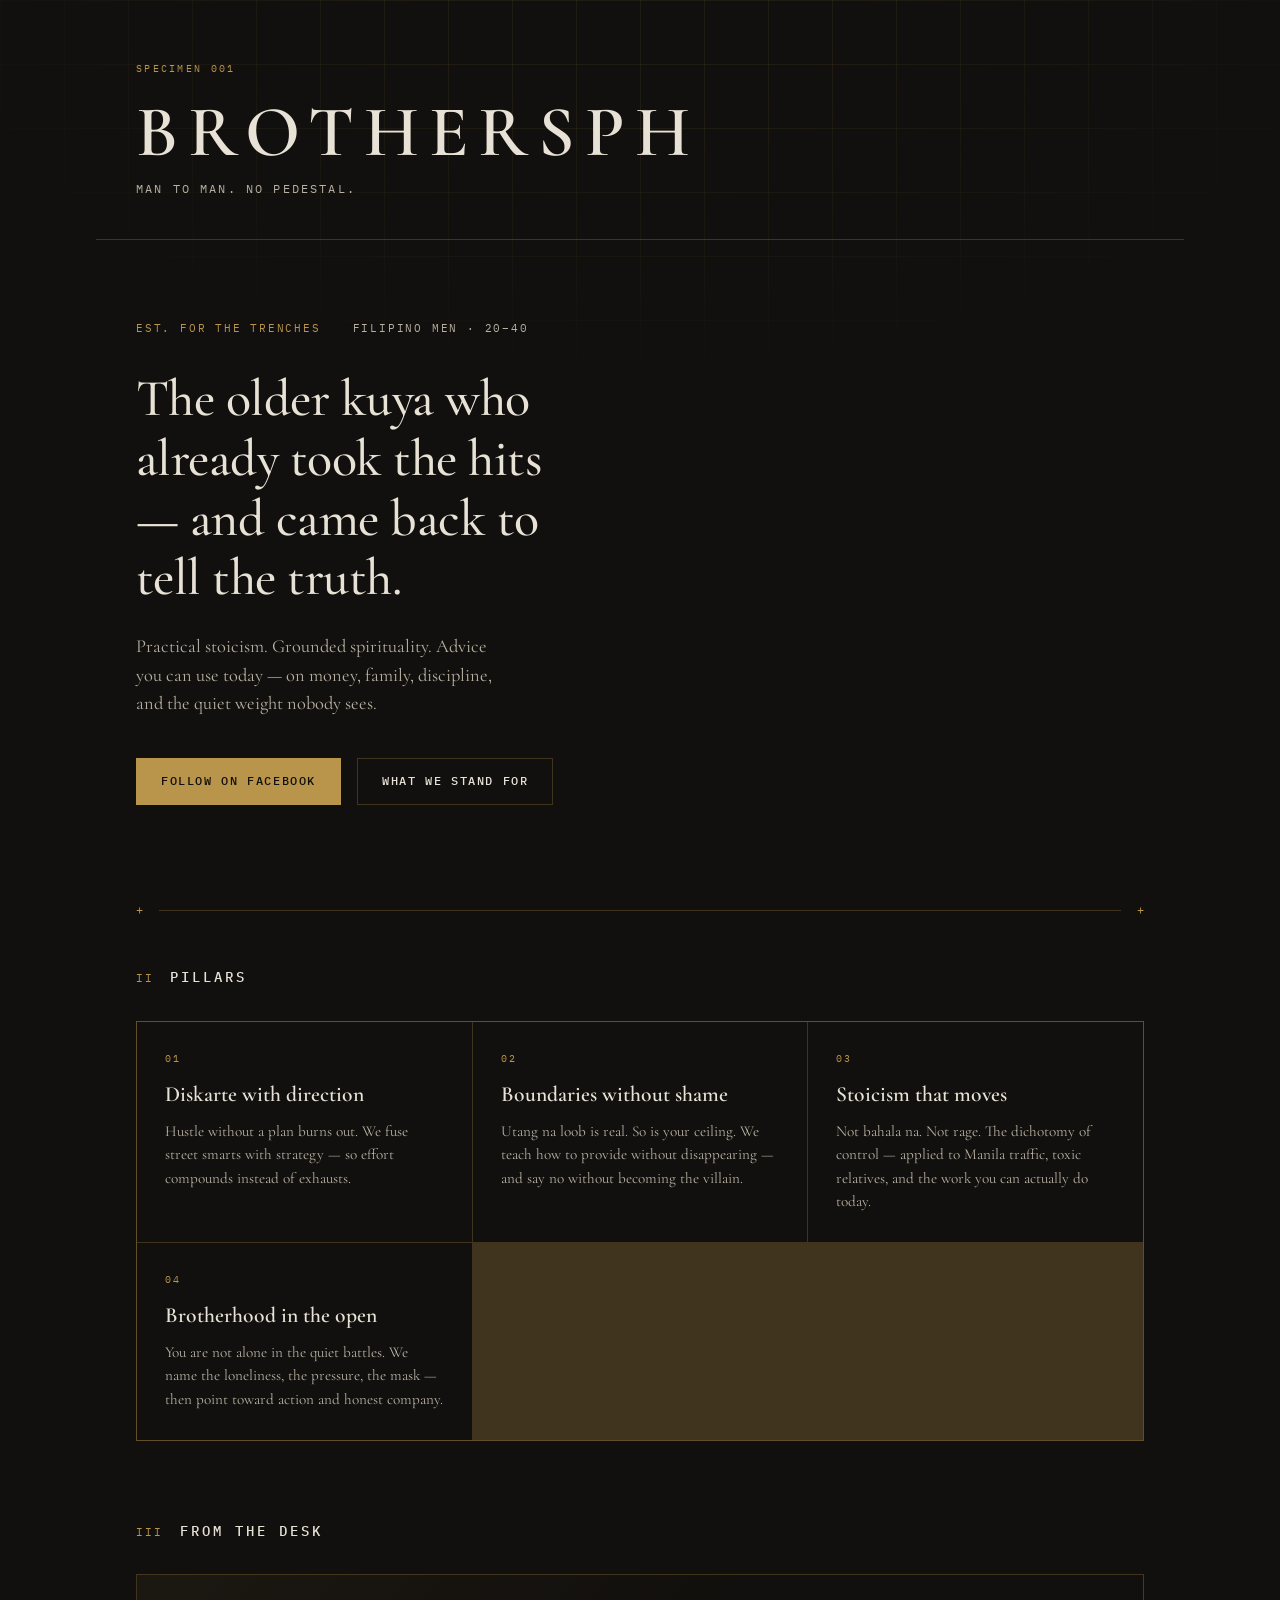
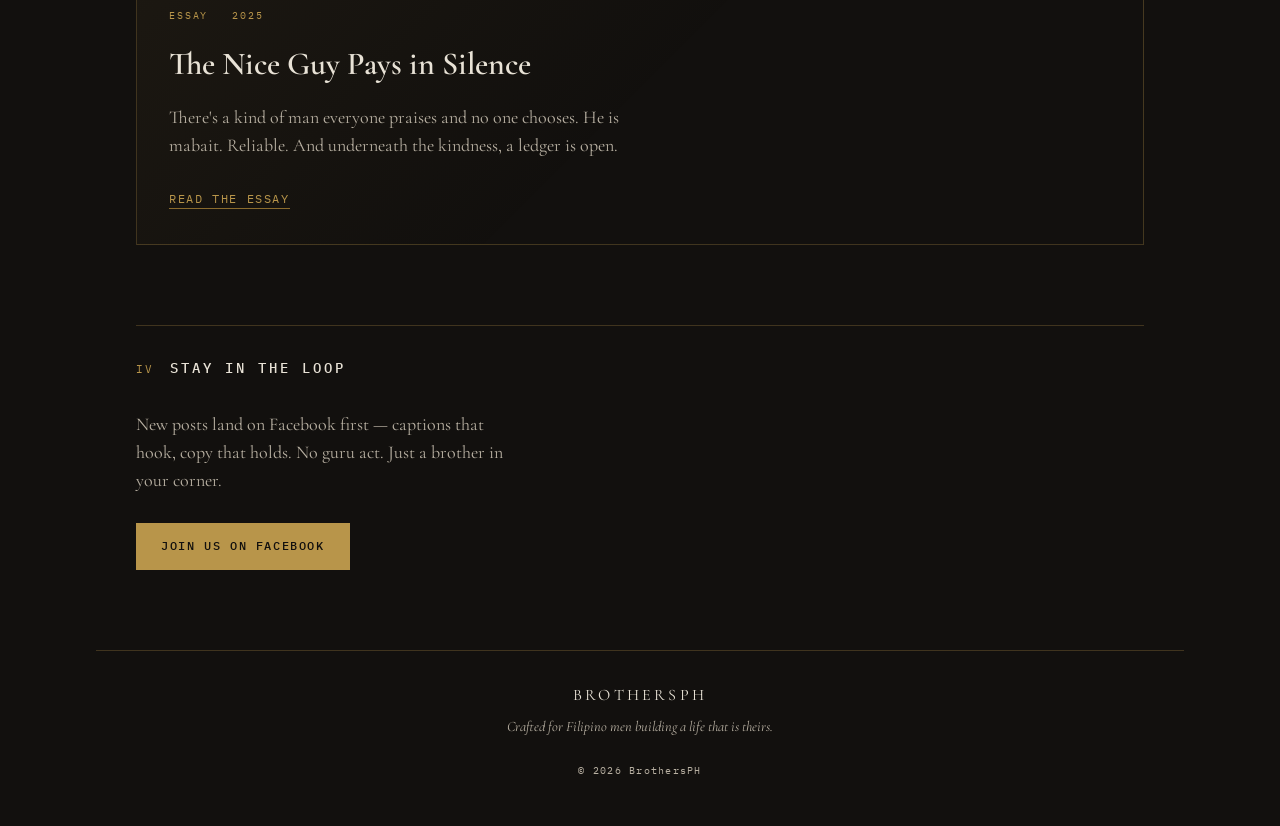
<file: index.html>
<!DOCTYPE html>
<html lang="en">
<head>
  <meta charset="UTF-8">
  <meta name="viewport" content="width=device-width, initial-scale=1.0">
  <meta name="description" content="BrothersPH — practical stoicism and grounded guidance for Filipino men navigating work, family, faith, and self-worth.">
  <title>BrothersPH</title>
  <link rel="stylesheet" href="styles.css">
  <link rel="preconnect" href="https://fonts.googleapis.com">
  <link rel="preconnect" href="https://fonts.gstatic.com" crossorigin>
  <link href="https://fonts.googleapis.com/css2?family=Cormorant+Garamond:ital,wght@0,500;0,600;1,500&family=IBM+Plex+Mono:wght@400;500&display=swap" rel="stylesheet">
  <script src="analytics.js" defer></script>
</head>
<body>
  <div class="grid-overlay" aria-hidden="true"></div>

  <header class="site-header">
    <div class="specimen-label">Specimen 001</div>
    <p class="wordmark">BrothersPH</p>
    <p class="tagline">Man to man. No pedestal.</p>
  </header>

  <main>
    <section class="hero" aria-labelledby="hero-heading">
      <div class="hero__meta">
        <span class="meta-line">Est. for the trenches</span>
        <span class="meta-line meta-line--dim">Filipino men · 20–40</span>
      </div>
      <h1 id="hero-heading" class="hero__title">The older kuya who already took the hits — and came back to tell the truth.</h1>
      <p class="hero__lede">Practical stoicism. Grounded spirituality. Advice you can use today — on money, family, discipline, and the quiet weight nobody sees.</p>
      <div class="hero__actions">
        <a class="btn btn--primary" href="https://facebook.com" rel="noopener noreferrer">Follow on Facebook</a>
        <a class="btn btn--ghost" href="#pillars">What we stand for</a>
      </div>
    </section>

    <section class="divider" aria-hidden="true">
      <span class="divider__mark">+</span>
      <span class="divider__rule"></span>
      <span class="divider__mark">+</span>
    </section>

    <section class="pillars" id="pillars" aria-labelledby="pillars-heading">
      <header class="section-header">
        <span class="section-index">II</span>
        <h2 id="pillars-heading" class="section-title">Pillars</h2>
      </header>
      <ul class="pillar-grid">
        <li class="pillar-card">
          <span class="pillar-card__num">01</span>
          <h3 class="pillar-card__title">Diskarte with direction</h3>
          <p class="pillar-card__body">Hustle without a plan burns out. We fuse street smarts with strategy — so effort compounds instead of exhausts.</p>
        </li>
        <li class="pillar-card">
          <span class="pillar-card__num">02</span>
          <h3 class="pillar-card__title">Boundaries without shame</h3>
          <p class="pillar-card__body">Utang na loob is real. So is your ceiling. We teach how to provide without disappearing — and say no without becoming the villain.</p>
        </li>
        <li class="pillar-card">
          <span class="pillar-card__num">03</span>
          <h3 class="pillar-card__title">Stoicism that moves</h3>
          <p class="pillar-card__body">Not bahala na. Not rage. The dichotomy of control — applied to Manila traffic, toxic relatives, and the work you can actually do today.</p>
        </li>
        <li class="pillar-card">
          <span class="pillar-card__num">04</span>
          <h3 class="pillar-card__title">Brotherhood in the open</h3>
          <p class="pillar-card__body">You are not alone in the quiet battles. We name the loneliness, the pressure, the mask — then point toward action and honest company.</p>
        </li>
      </ul>
    </section>

    <section class="featured" aria-labelledby="featured-heading">
      <header class="section-header">
        <span class="section-index">III</span>
        <h2 id="featured-heading" class="section-title">From the desk</h2>
      </header>
      <article class="essay-card">
        <div class="essay-card__meta">
          <span class="essay-card__label">Essay</span>
          <span class="essay-card__date">2025</span>
        </div>
        <h3 class="essay-card__title">The Nice Guy Pays in Silence</h3>
        <p class="essay-card__excerpt">There's a kind of man everyone praises and no one chooses. He is mabait. Reliable. And underneath the kindness, a ledger is open.</p>
        <a class="essay-card__link" href="posts/covert-contracts-nice-guy-syndrome.html">Read the essay</a>
      </article>
    </section>

    <section class="cta" aria-labelledby="cta-heading">
      <header class="section-header">
        <span class="section-index">IV</span>
        <h2 id="cta-heading" class="section-title">Stay in the loop</h2>
      </header>
      <p class="cta__text">New posts land on Facebook first — captions that hook, copy that holds. No guru act. Just a brother in your corner.</p>
      <a class="btn btn--primary" href="https://facebook.com" rel="noopener noreferrer">Join us on Facebook</a>
    </section>
  </main>

  <footer class="site-footer">
    <p class="footer-wordmark">BrothersPH</p>
    <p class="footer-note">Crafted for Filipino men building a life that is theirs.</p>
    <p class="footer-copy">&copy; <span id="year"></span> BrothersPH</p>
  </footer>

  <script>
    document.getElementById('year').textContent = new Date().getFullYear();
  </script>
</body>
</html>
</file>
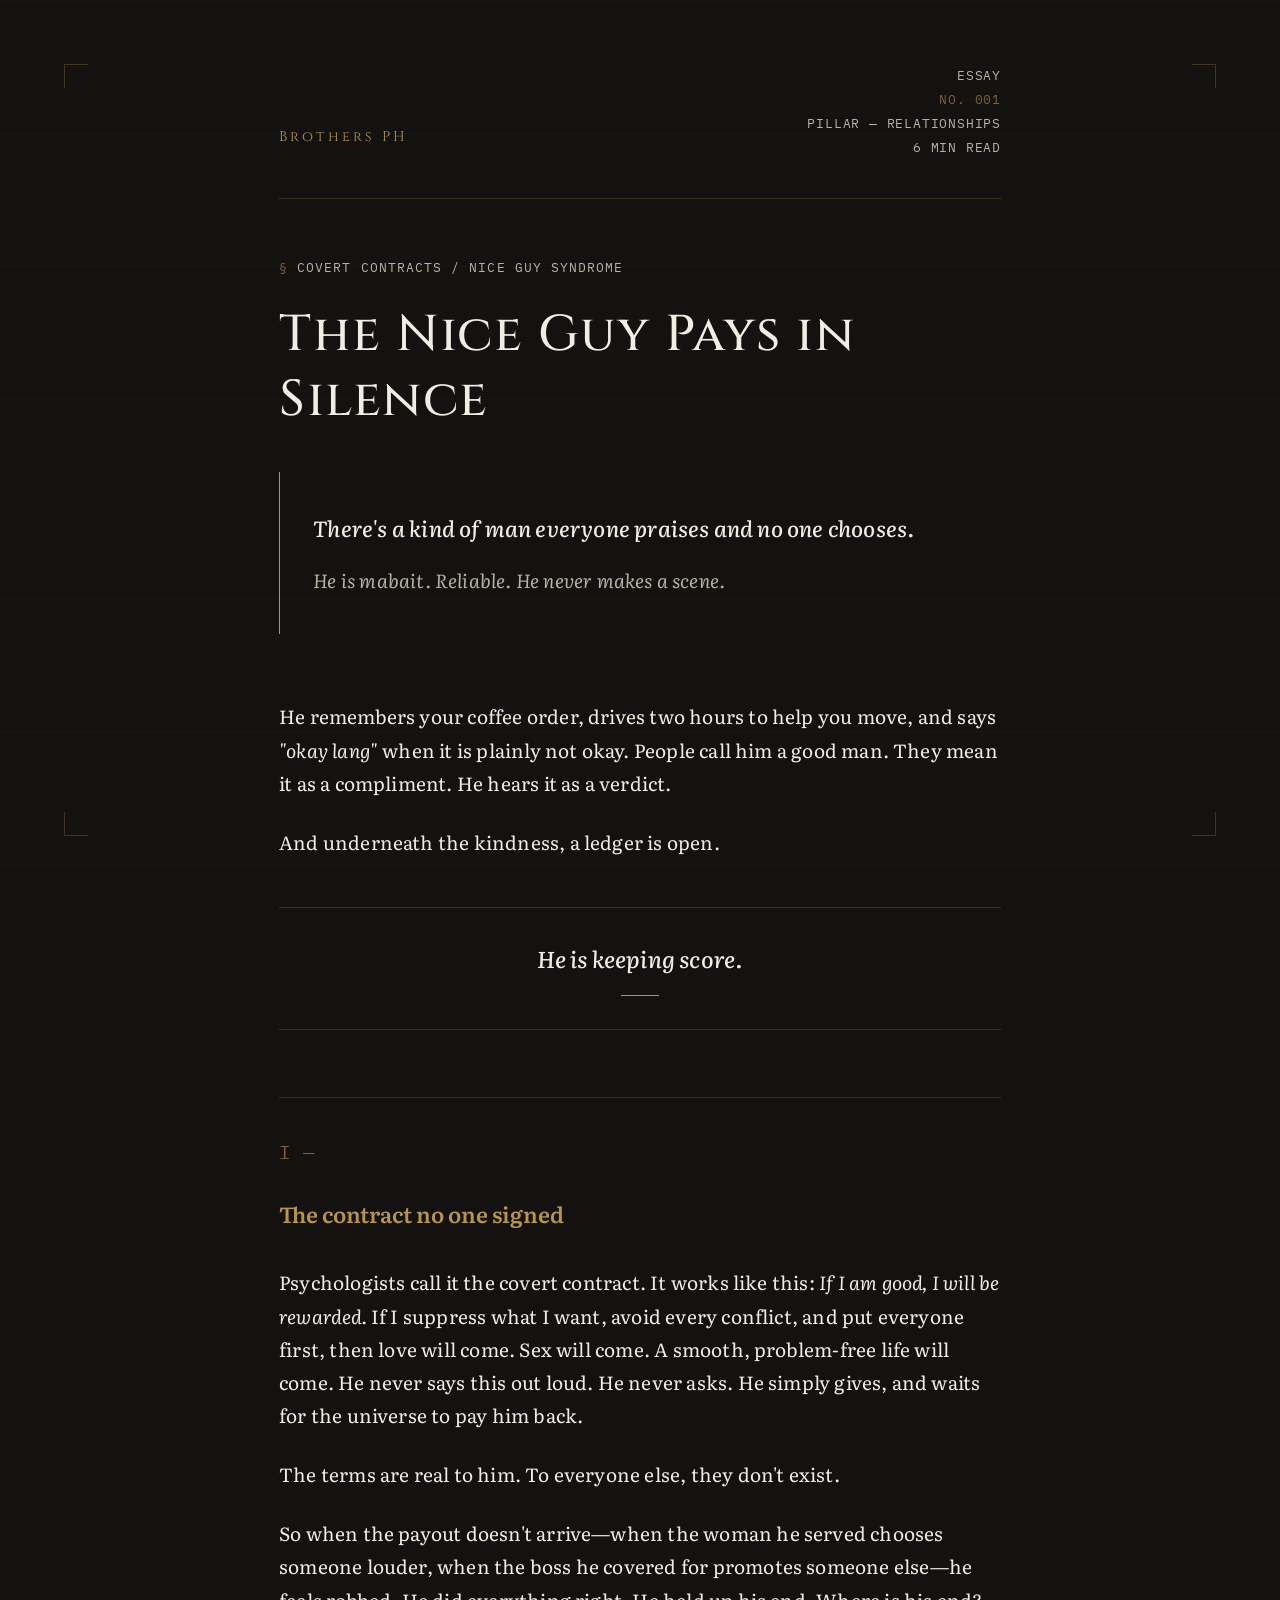
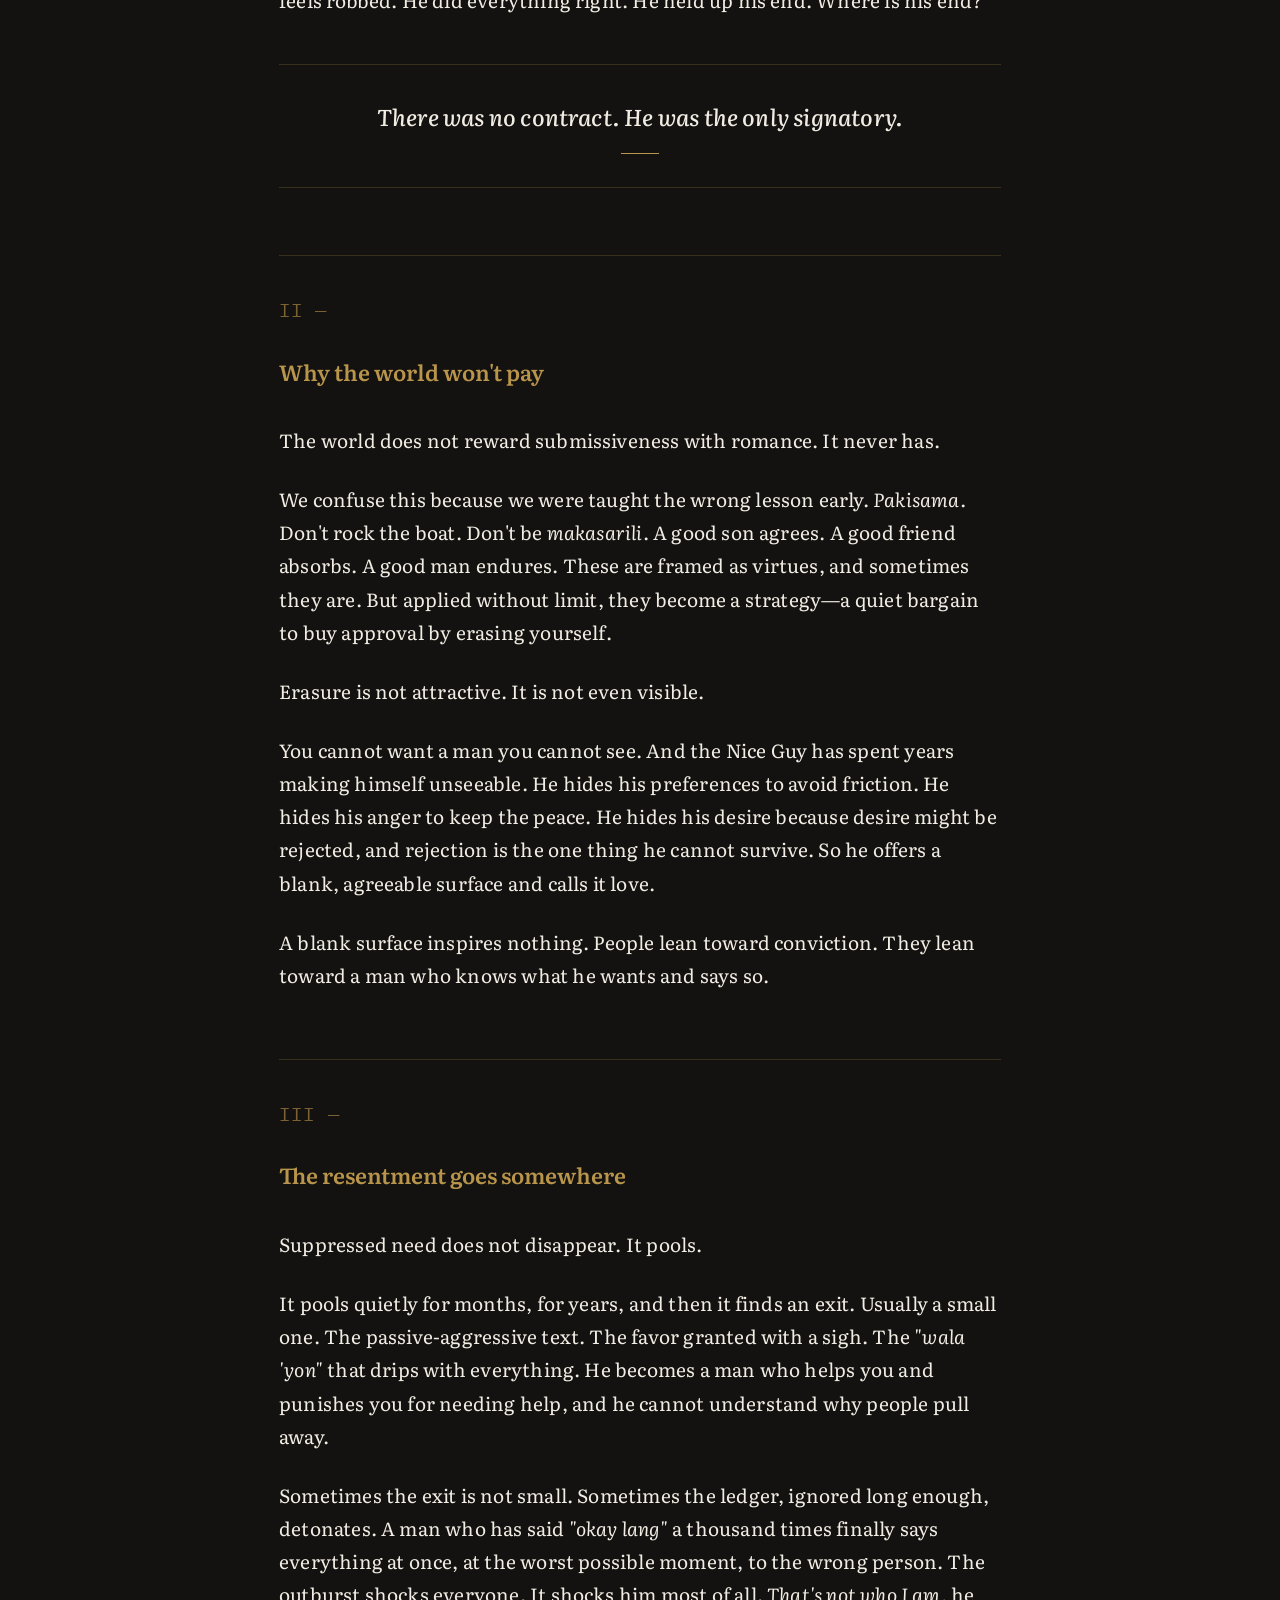
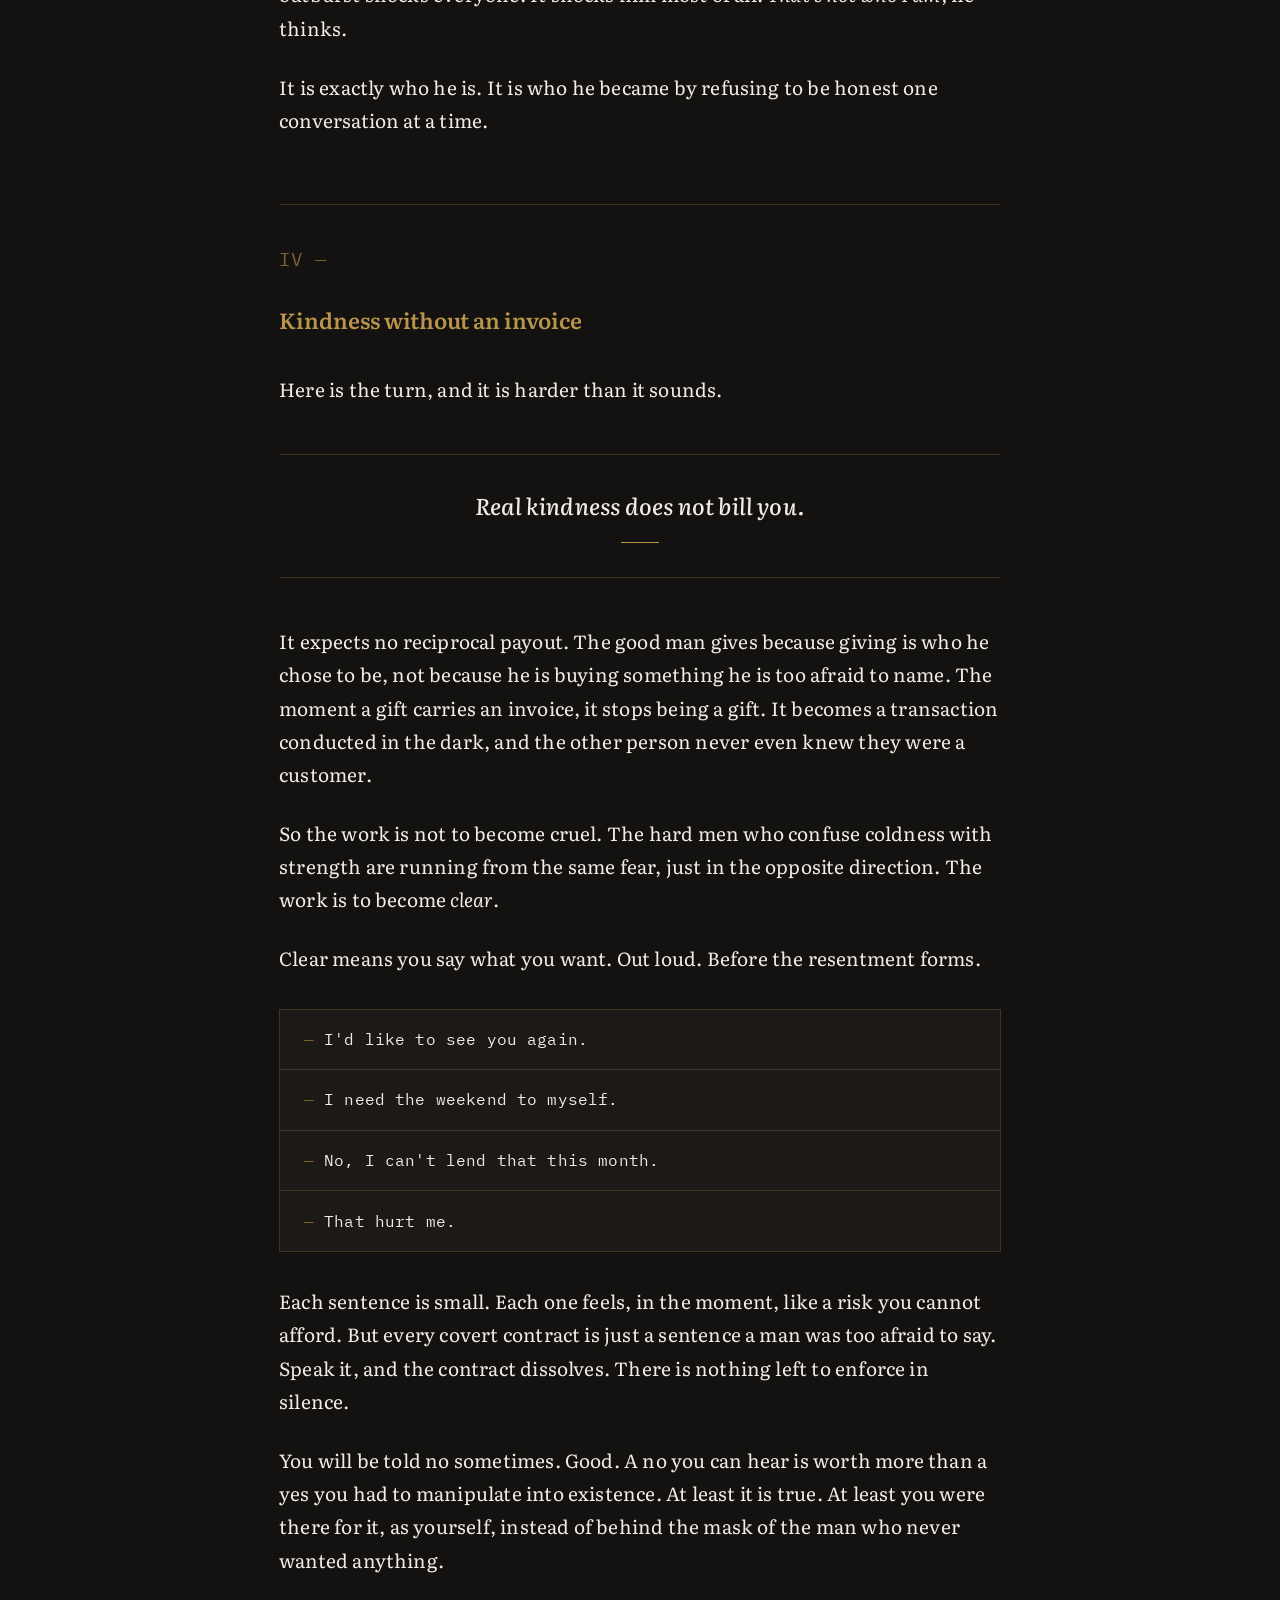
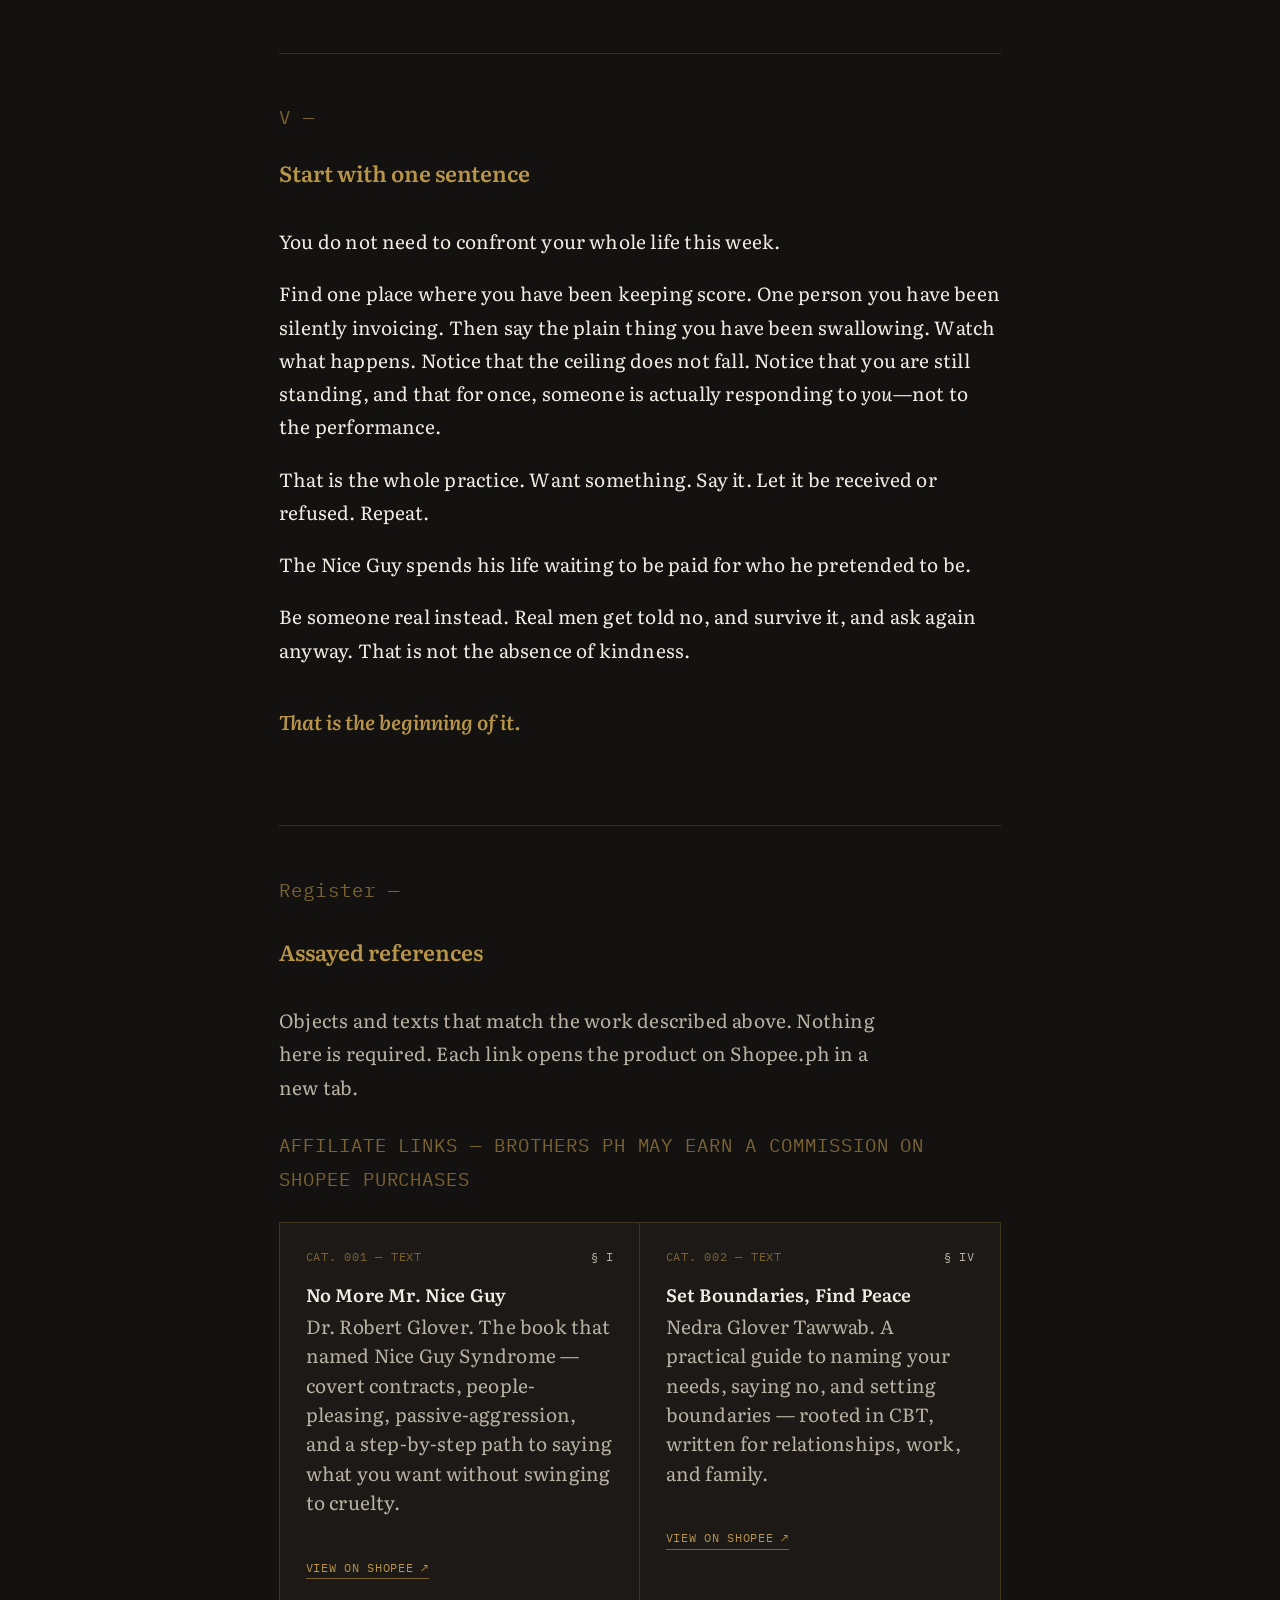
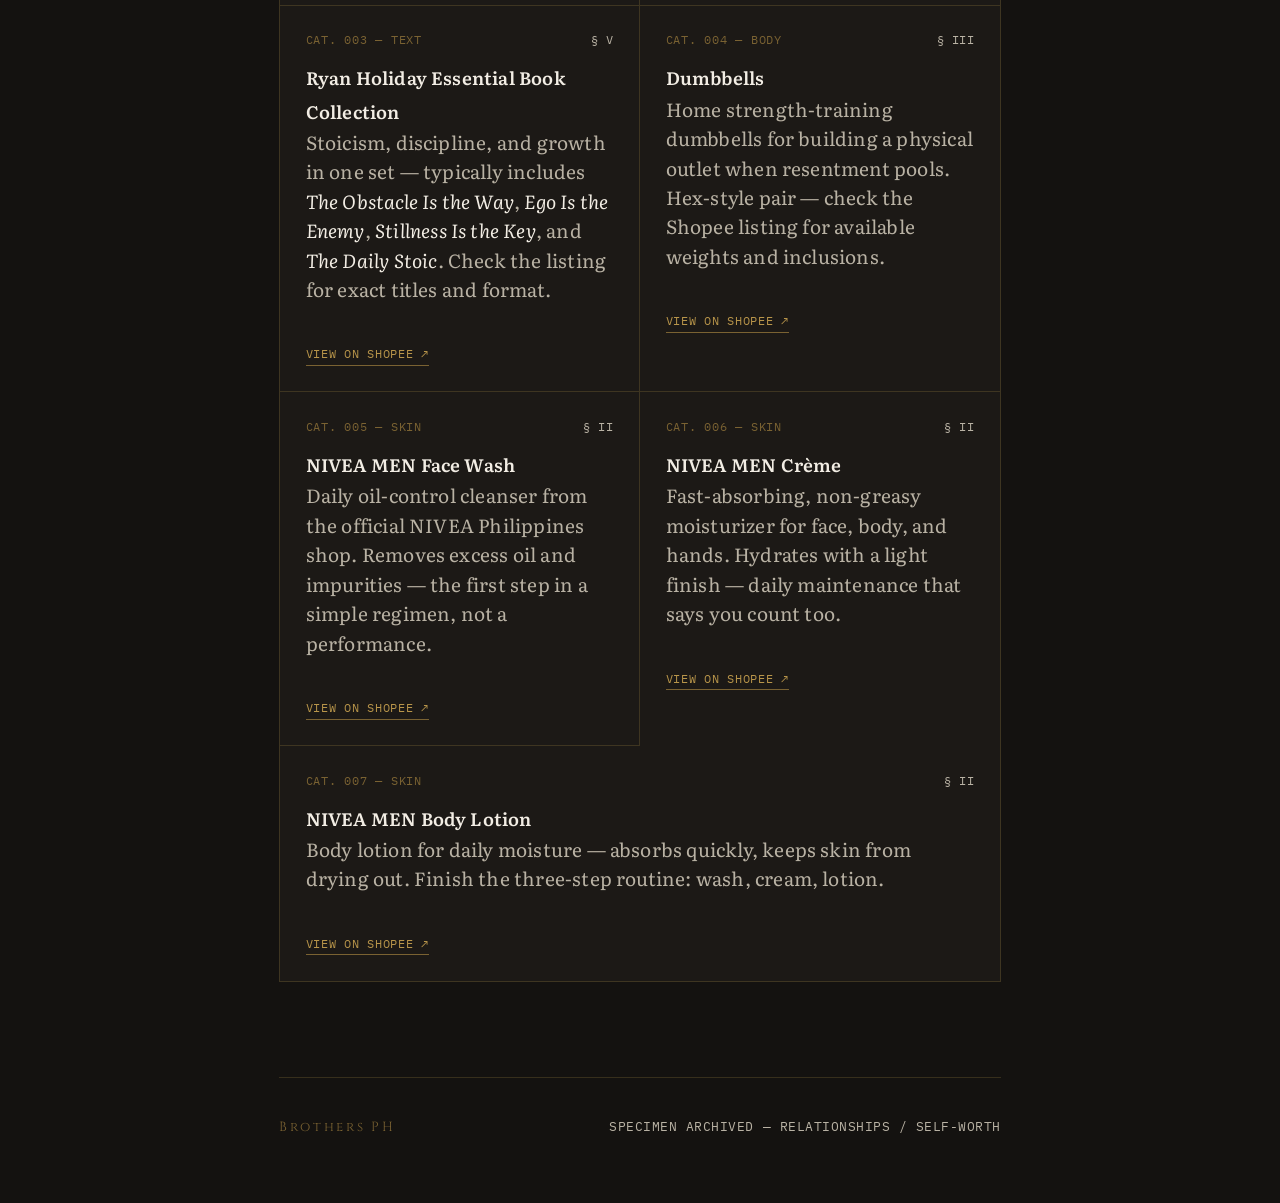
<file: posts/covert-contracts-nice-guy-syndrome.html>
<!DOCTYPE html>
<html lang="en">
<head>
  <meta charset="UTF-8">
  <meta name="viewport" content="width=device-width, initial-scale=1.0">
  <meta name="description" content="On covert contracts, the Nice Guy syndrome, and why real kindness does not send an invoice.">
  <title>The Nice Guy Pays in Silence — Brothers PH</title>
  <link rel="preconnect" href="https://fonts.googleapis.com">
  <link rel="preconnect" href="https://fonts.gstatic.com" crossorigin>
  <link href="https://fonts.googleapis.com/css2?family=Cinzel:wght@400;500&family=Literata:ital,opsz,wght@0,7..72,400;0,7..72,600;1,7..72,400;1,7..72,500&family=IBM+Plex+Mono:wght@400;500&display=swap" rel="stylesheet">
  <script src="../analytics.js" defer></script>
  <style>
    :root {
      --ground: #141210;
      --ground-elevated: #1c1916;
      --bone: #f2ede4;
      --bone-muted: #b9b2a4;
      --brass: #b8954a;
      --brass-dim: #7a6232;
      --rule: rgba(184, 149, 74, 0.22);
      --grid: rgba(184, 149, 74, 0.06);
      --margin: clamp(1.5rem, 5vw, 4rem);
      --measure: 38rem;
    }

    *, *::before, *::after { box-sizing: border-box; }

    html {
      font-size: 19px;
      scroll-behavior: smooth;
    }

    body {
      margin: 0;
      background: var(--ground);
      color: var(--bone);
      font-family: "Literata", Georgia, "Times New Roman", serif;
      font-weight: 400;
      font-size: 1rem;
      line-height: 1.75;
      letter-spacing: 0.01em;
      font-optical-sizing: auto;
      -webkit-font-smoothing: antialiased;
      -moz-osx-font-smoothing: grayscale;
    }

    /* Baseline grid — faint pulse of measurement */
    body::before {
      content: "";
      position: fixed;
      inset: 0;
      background-image:
        linear-gradient(var(--grid) 1px, transparent 1px);
      background-size: 100% 1.75rem;
      opacity: 0.55;
      pointer-events: none;
      z-index: 0;
    }

    .plate {
      position: relative;
      z-index: 1;
      max-width: calc(var(--measure) + var(--margin) * 2);
      margin: 0 auto;
      padding: var(--margin);
    }

    /* Registration marks */
    .reg {
      position: fixed;
      width: 1.25rem;
      height: 1.25rem;
      pointer-events: none;
      z-index: 2;
      opacity: 0.45;
    }
    .reg::before, .reg::after {
      content: "";
      position: absolute;
      background: var(--brass-dim);
    }
    .reg--tl { top: var(--margin); left: var(--margin); }
    .reg--tl::before { top: 0; left: 0; width: 100%; height: 1px; }
    .reg--tl::after  { top: 0; left: 0; width: 1px; height: 100%; }
    .reg--tr { top: var(--margin); right: var(--margin); }
    .reg--tr::before { top: 0; right: 0; width: 100%; height: 1px; }
    .reg--tr::after  { top: 0; right: 0; width: 1px; height: 100%; }
    .reg--bl { bottom: var(--margin); left: var(--margin); }
    .reg--bl::before { bottom: 0; left: 0; width: 100%; height: 1px; }
    .reg--bl::after  { bottom: 0; left: 0; width: 1px; height: 100%; }
    .reg--br { bottom: var(--margin); right: var(--margin); }
    .reg--br::before { bottom: 0; right: 0; width: 100%; height: 1px; }
    .reg--br::after  { bottom: 0; right: 0; width: 1px; height: 100%; }

    /* Catalogue header */
    .catalogue {
      display: grid;
      grid-template-columns: 1fr auto;
      gap: 1rem 2rem;
      align-items: end;
      padding-bottom: 2rem;
      border-bottom: 1px solid var(--rule);
      margin-bottom: 3rem;
    }

    .catalogue__brand {
      font-family: "Cinzel", serif;
      font-size: 0.75rem;
      letter-spacing: 0.22em;
      color: var(--brass);
      margin: 0 0 0.5rem;
    }

    .catalogue__meta {
      font-family: "IBM Plex Mono", monospace;
      font-size: 0.7rem;
      font-weight: 400;
      letter-spacing: 0.06em;
      text-transform: uppercase;
      color: var(--bone-muted);
      text-align: right;
      line-height: 1.8;
    }

    .catalogue__meta span {
      display: block;
    }

    .catalogue__meta .accent {
      color: var(--brass-dim);
    }

    /* Title specimen */
    .specimen {
      margin-bottom: 3.5rem;
    }

    .specimen__label {
      font-family: "IBM Plex Mono", monospace;
      font-size: 0.7rem;
      font-weight: 400;
      letter-spacing: 0.08em;
      text-transform: uppercase;
      color: var(--bone-muted);
      margin: 0 0 1.25rem;
    }

    .specimen__label::before {
      content: "§ ";
      color: var(--brass-dim);
    }

    h1 {
      font-family: "Cinzel", serif;
      font-size: clamp(1.85rem, 5vw, 2.65rem);
      font-weight: 500;
      letter-spacing: 0.03em;
      line-height: 1.3;
      margin: 0 0 2rem;
      color: var(--bone);
    }

    /* Opening pull — velvet field */
    .lede {
      position: relative;
      padding: 2rem 0 2rem 1.75rem;
      margin: 0 0 3rem;
      border-left: 1px solid var(--brass);
    }

    .lede p {
      font-size: 1.15rem;
      font-style: italic;
      font-weight: 500;
      line-height: 1.65;
      margin: 0;
      color: var(--bone);
    }

    .lede p + p {
      margin-top: 1rem;
      font-size: 1rem;
      font-weight: 400;
      color: var(--bone-muted);
    }

    /* Body prose */
    .essay p {
      margin: 0 0 1.35rem;
      font-size: 1rem;
    }

    .essay p:last-child {
      margin-bottom: 0;
    }

    .essay em {
      font-style: italic;
      color: var(--bone);
    }

    /* Section architecture */
    .section {
      margin-top: 3.5rem;
      padding-top: 2rem;
      border-top: 1px solid var(--rule);
    }

    .section__index {
      font-family: "IBM Plex Mono", monospace;
      font-size: 0.7rem;
      font-weight: 400;
      letter-spacing: 0.06em;
      color: var(--brass-dim);
      margin: 0 0 0.75rem;
    }

    h2 {
      font-family: "Literata", Georgia, serif;
      font-size: 1.15rem;
      font-weight: 600;
      letter-spacing: 0;
      text-transform: none;
      color: var(--brass);
      margin: 0 0 1.75rem;
    }

    /* Measured pull quote */
    .measure {
      margin: 2.5rem 0;
      padding: 1.75rem 0;
      border-top: 1px solid var(--rule);
      border-bottom: 1px solid var(--rule);
      text-align: center;
    }

    .measure blockquote {
      margin: 0;
      font-family: "Literata", Georgia, serif;
      font-size: 1.2rem;
      font-style: italic;
      font-weight: 500;
      line-height: 1.55;
      color: var(--bone);
    }

    .measure__rule {
      display: block;
      width: 2rem;
      height: 1px;
      background: var(--brass);
      margin: 1rem auto 0;
    }

    /* Dialogue specimens — ledger entries */
    .ledger {
      list-style: none;
      margin: 1.75rem 0;
      padding: 0;
      border: 1px solid var(--rule);
      background: var(--ground-elevated);
    }

    .ledger li {
      font-family: "IBM Plex Mono", monospace;
      font-size: 0.82rem;
      font-weight: 400;
      letter-spacing: 0.01em;
      padding: 0.85rem 1.25rem;
      border-bottom: 1px solid var(--rule);
      color: var(--bone);
    }

    .ledger li:last-child {
      border-bottom: none;
    }

    .ledger li::before {
      content: "— ";
      color: var(--brass-dim);
    }

    /* Closing specimen */
    .closing {
      margin-top: 4rem;
      padding-top: 2.5rem;
      border-top: 1px solid var(--rule);
    }

    .closing p {
      font-size: 1rem;
      margin-bottom: 1rem;
    }

    .closing .final {
      font-family: "Literata", Georgia, serif;
      font-size: 1.05rem;
      font-weight: 600;
      font-style: italic;
      letter-spacing: 0;
      color: var(--brass);
      margin-top: 2rem;
      margin-bottom: 0;
    }

    /* Footer lockup */
    .footer {
      margin-top: 5rem;
      padding-top: 2rem;
      border-top: 1px solid var(--rule);
      display: flex;
      justify-content: space-between;
      align-items: center;
      flex-wrap: wrap;
      gap: 1rem;
    }

    .footer__mark {
      font-family: "Cinzel", serif;
      font-size: 0.7rem;
      letter-spacing: 0.2em;
      color: var(--brass-dim);
    }

    .footer__coords {
      font-family: "IBM Plex Mono", monospace;
      font-size: 0.68rem;
      font-weight: 400;
      letter-spacing: 0.04em;
      color: var(--bone-muted);
      text-transform: uppercase;
    }

    /* Assay register — catalogue specimens */
    .register {
      margin-top: 4.5rem;
      padding-top: 2.5rem;
      border-top: 1px solid var(--rule);
    }

    .register__intro {
      font-size: 0.92rem;
      color: var(--bone-muted);
      margin: 0 0 2rem;
      max-width: 32rem;
    }

    .register__disclosure {
      font-family: "IBM Plex Mono", monospace;
      font-size: 0.65rem;
      font-weight: 400;
      letter-spacing: 0.05em;
      text-transform: uppercase;
      color: var(--brass-dim);
      margin: 0 0 1.75rem;
    }

    .register__grid {
      list-style: none;
      margin: 0;
      padding: 0;
      display: grid;
      grid-template-columns: repeat(2, 1fr);
      gap: 0;
      border: 1px solid var(--rule);
      background: var(--ground-elevated);
    }

    .register__item {
      padding: 1.25rem 1.35rem;
      border-bottom: 1px solid var(--rule);
      border-right: 1px solid var(--rule);
    }

    .register__item:nth-child(2n) {
      border-right: none;
    }

    .register__item:nth-last-child(-n+2) {
      border-bottom: none;
    }

    .register__item--span {
      grid-column: 1 / -1;
      border-right: none;
      border-bottom: 1px solid var(--rule);
    }

    .register__item--span:last-child {
      border-bottom: none;
    }

    .register__head {
      display: flex;
      justify-content: space-between;
      align-items: baseline;
      gap: 0.75rem;
      margin-bottom: 0.55rem;
    }

    .register__cat {
      font-family: "IBM Plex Mono", monospace;
      font-size: 0.65rem;
      font-weight: 400;
      letter-spacing: 0.06em;
      text-transform: uppercase;
      color: var(--brass-dim);
    }

    .register__ref {
      font-family: "IBM Plex Mono", monospace;
      font-size: 0.62rem;
      font-weight: 400;
      letter-spacing: 0.04em;
      color: var(--bone-muted);
      white-space: nowrap;
    }

    .register__link {
      font-family: "Literata", Georgia, serif;
      font-size: 0.95rem;
      font-weight: 600;
      color: var(--bone);
      text-decoration: none;
      border-bottom: 1px solid transparent;
      transition: border-color 0.15s ease, color 0.15s ease;
    }

    .register__link:hover,
    .register__link:focus-visible {
      color: var(--brass);
      border-bottom-color: var(--brass);
      outline: none;
    }

    .register__note {
      font-size: 0.82rem;
      color: var(--bone-muted);
      margin: 0.65rem 0 0;
      line-height: 1.55;
    }

    .register__shopee {
      display: inline-block;
      font-family: "IBM Plex Mono", monospace;
      font-size: 0.62rem;
      font-weight: 400;
      letter-spacing: 0.06em;
      text-transform: uppercase;
      color: var(--brass);
      margin-top: 0.75rem;
      text-decoration: none;
      border-bottom: 1px solid var(--brass-dim);
      transition: border-color 0.15s ease, color 0.15s ease;
    }

    .register__shopee:hover,
    .register__shopee:focus-visible {
      color: var(--bone);
      border-bottom-color: var(--brass);
      outline: none;
    }

    @media (max-width: 540px) {
      html { font-size: 18px; }
      .catalogue { grid-template-columns: 1fr; }
      .catalogue__meta { text-align: left; }
      .reg { display: none; }
      .register__grid { grid-template-columns: 1fr; }
      .register__item { border-right: none; }
      .register__item:nth-last-child(-n+2) { border-bottom: 1px solid var(--rule); }
      .register__item:last-child { border-bottom: none; }
    }

    @media (prefers-reduced-motion: reduce) {
      html { scroll-behavior: auto; }
    }
  </style>
</head>
<body>

  <div class="reg reg--tl" aria-hidden="true"></div>
  <div class="reg reg--tr" aria-hidden="true"></div>
  <div class="reg reg--bl" aria-hidden="true"></div>
  <div class="reg reg--br" aria-hidden="true"></div>

  <article class="plate">
    <header class="catalogue">
      <div>
        <p class="catalogue__brand"><a href="../index.html" style="color:inherit;text-decoration:none;">Brothers PH</a></p>
      </div>
      <div class="catalogue__meta">
        <span>Essay <span class="accent">No. 001</span></span>
        <span>Pillar — Relationships</span>
        <span>6 min read</span>
      </div>
    </header>

    <div class="specimen">
      <p class="specimen__label">Covert Contracts / Nice Guy Syndrome</p>
      <h1>The Nice Guy Pays in Silence</h1>

      <div class="lede">
        <p>There's a kind of man everyone praises and no one chooses.</p>
        <p>He is <em>mabait</em>. Reliable. He never makes a scene.</p>
      </div>
    </div>

    <div class="essay">
      <p>He remembers your coffee order, drives two hours to help you move, and says <em>"okay lang"</em> when it is plainly not okay. People call him a good man. They mean it as a compliment. He hears it as a verdict.</p>

      <p>And underneath the kindness, a ledger is open.</p>

      <div class="measure" role="presentation">
        <blockquote>He is keeping score.</blockquote>
        <span class="measure__rule" aria-hidden="true"></span>
      </div>

      <section class="section" id="contract">
        <p class="section__index">I —</p>
        <h2>The contract no one signed</h2>

        <p>Psychologists call it the covert contract. It works like this: <em>If I am good, I will be rewarded.</em> If I suppress what I want, avoid every conflict, and put everyone first, then love will come. Sex will come. A smooth, problem-free life will come. He never says this out loud. He never asks. He simply gives, and waits for the universe to pay him back.</p>

        <p>The terms are real to him. To everyone else, they don't exist.</p>

        <p>So when the payout doesn't arrive—when the woman he served chooses someone louder, when the boss he covered for promotes someone else—he feels robbed. He did everything right. He held up his end. Where is his end?</p>

        <div class="measure">
          <blockquote>There was no contract. He was the only signatory.</blockquote>
          <span class="measure__rule" aria-hidden="true"></span>
        </div>
      </section>

      <section class="section" id="world">
        <p class="section__index">II —</p>
        <h2>Why the world won't pay</h2>

        <p>The world does not reward submissiveness with romance. It never has.</p>

        <p>We confuse this because we were taught the wrong lesson early. <em>Pakisama.</em> Don't rock the boat. Don't be <em>makasarili</em>. A good son agrees. A good friend absorbs. A good man endures. These are framed as virtues, and sometimes they are. But applied without limit, they become a strategy—a quiet bargain to buy approval by erasing yourself.</p>

        <p>Erasure is not attractive. It is not even visible.</p>

        <p>You cannot want a man you cannot see. And the Nice Guy has spent years making himself unseeable. He hides his preferences to avoid friction. He hides his anger to keep the peace. He hides his desire because desire might be rejected, and rejection is the one thing he cannot survive. So he offers a blank, agreeable surface and calls it love.</p>

        <p>A blank surface inspires nothing. People lean toward conviction. They lean toward a man who knows what he wants and says so.</p>
      </section>

      <section class="section" id="resentment">
        <p class="section__index">III —</p>
        <h2>The resentment goes somewhere</h2>

        <p>Suppressed need does not disappear. It pools.</p>

        <p>It pools quietly for months, for years, and then it finds an exit. Usually a small one. The passive-aggressive text. The favor granted with a sigh. The <em>"wala 'yon"</em> that drips with everything. He becomes a man who helps you and punishes you for needing help, and he cannot understand why people pull away.</p>

        <p>Sometimes the exit is not small. Sometimes the ledger, ignored long enough, detonates. A man who has said <em>"okay lang"</em> a thousand times finally says everything at once, at the worst possible moment, to the wrong person. The outburst shocks everyone. It shocks him most of all. <em>That's not who I am,</em> he thinks.</p>

        <p>It is exactly who he is. It is who he became by refusing to be honest one conversation at a time.</p>
      </section>

      <section class="section" id="kindness">
        <p class="section__index">IV —</p>
        <h2>Kindness without an invoice</h2>

        <p>Here is the turn, and it is harder than it sounds.</p>

        <div class="measure">
          <blockquote>Real kindness does not bill you.</blockquote>
          <span class="measure__rule" aria-hidden="true"></span>
        </div>

        <p>It expects no reciprocal payout. The good man gives because giving is who he chose to be, not because he is buying something he is too afraid to name. The moment a gift carries an invoice, it stops being a gift. It becomes a transaction conducted in the dark, and the other person never even knew they were a customer.</p>

        <p>So the work is not to become cruel. The hard men who confuse coldness with strength are running from the same fear, just in the opposite direction. The work is to become <em>clear</em>.</p>

        <p>Clear means you say what you want. Out loud. Before the resentment forms.</p>

        <ul class="ledger" aria-label="Sentences that dissolve the contract">
          <li>I'd like to see you again.</li>
          <li>I need the weekend to myself.</li>
          <li>No, I can't lend that this month.</li>
          <li>That hurt me.</li>
        </ul>

        <p>Each sentence is small. Each one feels, in the moment, like a risk you cannot afford. But every covert contract is just a sentence a man was too afraid to say. Speak it, and the contract dissolves. There is nothing left to enforce in silence.</p>

        <p>You will be told no sometimes. Good. A no you can hear is worth more than a yes you had to manipulate into existence. At least it is true. At least you were there for it, as yourself, instead of behind the mask of the man who never wanted anything.</p>
      </section>

      <section class="section closing" id="practice">
        <p class="section__index">V —</p>
        <h2>Start with one sentence</h2>

        <p>You do not need to confront your whole life this week.</p>

        <p>Find one place where you have been keeping score. One person you have been silently invoicing. Then say the plain thing you have been swallowing. Watch what happens. Notice that the ceiling does not fall. Notice that you are still standing, and that for once, someone is actually responding to <em>you</em>—not to the performance.</p>

        <p>That is the whole practice. Want something. Say it. Let it be received or refused. Repeat.</p>

        <p>The Nice Guy spends his life waiting to be paid for who he pretended to be.</p>

        <p>Be someone real instead. Real men get told no, and survive it, and ask again anyway. That is not the absence of kindness.</p>

        <p class="final">That is the beginning of it.</p>
      </section>

      <section class="register" id="register" aria-labelledby="register-heading">
        <p class="section__index">Register —</p>
        <h2 id="register-heading">Assayed references</h2>
        <p class="register__intro">Objects and texts that match the work described above. Nothing here is required. Each link opens the product on Shopee.ph in a new tab.</p>
        <p class="register__disclosure">Affiliate links — Brothers PH may earn a commission on Shopee purchases</p>

        <ol class="register__grid">
          <li class="register__item">
            <div class="register__head">
              <span class="register__cat">Cat. 001 — Text</span>
              <span class="register__ref">§ I</span>
            </div>
            <a class="register__link" href="https://s.shopee.ph/4AxmevIT0C" rel="sponsored noopener noreferrer" target="_blank">No More Mr. Nice Guy</a>
            <p class="register__note">Dr. Robert Glover. The book that named Nice Guy Syndrome — covert contracts, people-pleasing, passive-aggression, and a step-by-step path to saying what you want without swinging to cruelty.</p>
            <a class="register__shopee" href="https://s.shopee.ph/4AxmevIT0C" rel="sponsored noopener noreferrer" target="_blank" aria-label="No More Mr. Nice Guy on Shopee">View on Shopee ↗</a>
          </li>
          <li class="register__item">
            <div class="register__head">
              <span class="register__cat">Cat. 002 — Text</span>
              <span class="register__ref">§ IV</span>
            </div>
            <a class="register__link" href="https://s.shopee.ph/2LW8TahGhU" rel="sponsored noopener noreferrer" target="_blank">Set Boundaries, Find Peace</a>
            <p class="register__note">Nedra Glover Tawwab. A practical guide to naming your needs, saying no, and setting boundaries — rooted in CBT, written for relationships, work, and family.</p>
            <a class="register__shopee" href="https://s.shopee.ph/2LW8TahGhU" rel="sponsored noopener noreferrer" target="_blank" aria-label="Set Boundaries, Find Peace on Shopee">View on Shopee ↗</a>
          </li>
          <li class="register__item">
            <div class="register__head">
              <span class="register__cat">Cat. 003 — Text</span>
              <span class="register__ref">§ V</span>
            </div>
            <a class="register__link" href="https://s.shopee.ph/7fXepRWxV1" rel="sponsored noopener noreferrer" target="_blank">Ryan Holiday Essential Book Collection</a>
            <p class="register__note">Stoicism, discipline, and growth in one set — typically includes <em>The Obstacle Is the Way</em>, <em>Ego Is the Enemy</em>, <em>Stillness Is the Key</em>, and <em>The Daily Stoic</em>. Check the listing for exact titles and format.</p>
            <a class="register__shopee" href="https://s.shopee.ph/7fXepRWxV1" rel="sponsored noopener noreferrer" target="_blank" aria-label="Ryan Holiday Essential Book Collection on Shopee">View on Shopee ↗</a>
          </li>
          <li class="register__item">
            <div class="register__head">
              <span class="register__cat">Cat. 004 — Body</span>
              <span class="register__ref">§ III</span>
            </div>
            <a class="register__link" href="https://s.shopee.ph/4qDTRCuk3p" rel="sponsored noopener noreferrer" target="_blank">Dumbbells</a>
            <p class="register__note">Home strength-training dumbbells for building a physical outlet when resentment pools. Hex-style pair — check the Shopee listing for available weights and inclusions.</p>
            <a class="register__shopee" href="https://s.shopee.ph/4qDTRCuk3p" rel="sponsored noopener noreferrer" target="_blank" aria-label="Dumbbells on Shopee">View on Shopee ↗</a>
          </li>
          <li class="register__item">
            <div class="register__head">
              <span class="register__cat">Cat. 005 — Skin</span>
              <span class="register__ref">§ II</span>
            </div>
            <a class="register__link" href="https://s.shopee.ph/8fQC14mDkG" rel="sponsored noopener noreferrer" target="_blank">NIVEA MEN Face Wash</a>
            <p class="register__note">Daily oil-control cleanser from the official NIVEA Philippines shop. Removes excess oil and impurities — the first step in a simple regimen, not a performance.</p>
            <a class="register__shopee" href="https://s.shopee.ph/8fQC14mDkG" rel="sponsored noopener noreferrer" target="_blank" aria-label="NIVEA MEN Face Wash on Shopee">View on Shopee ↗</a>
          </li>
          <li class="register__item">
            <div class="register__head">
              <span class="register__cat">Cat. 006 — Skin</span>
              <span class="register__ref">§ II</span>
            </div>
            <a class="register__link" href="https://s.shopee.ph/6ff7dK46Ui" rel="sponsored noopener noreferrer" target="_blank">NIVEA MEN Crème</a>
            <p class="register__note">Fast-absorbing, non-greasy moisturizer for face, body, and hands. Hydrates with a light finish — daily maintenance that says you count too.</p>
            <a class="register__shopee" href="https://s.shopee.ph/6ff7dK46Ui" rel="sponsored noopener noreferrer" target="_blank" aria-label="NIVEA MEN Crème on Shopee">View on Shopee ↗</a>
          </li>
          <li class="register__item register__item--span">
            <div class="register__head">
              <span class="register__cat">Cat. 007 — Skin</span>
              <span class="register__ref">§ II</span>
            </div>
            <a class="register__link" href="https://s.shopee.ph/80AVDuIYEL" rel="sponsored noopener noreferrer" target="_blank">NIVEA MEN Body Lotion</a>
            <p class="register__note">Body lotion for daily moisture — absorbs quickly, keeps skin from drying out. Finish the three-step routine: wash, cream, lotion.</p>
            <a class="register__shopee" href="https://s.shopee.ph/80AVDuIYEL" rel="sponsored noopener noreferrer" target="_blank" aria-label="NIVEA MEN Body Lotion on Shopee">View on Shopee ↗</a>
          </li>
        </ol>
      </section>
    </div>

    <footer class="footer">
      <span class="footer__mark">Brothers PH</span>
      <span class="footer__coords">Specimen archived — Relationships / Self-worth</span>
    </footer>
  </article>

</body>
</html>
</file>
<file: styles.css>
/* BrothersPH — Burnished Order */

:root {
  --ink: #12100e;
  --bone: #e8e2d6;
  --bone-dim: #b8b0a2;
  --brass: #b8954a;
  --brass-deep: #8a6b2e;
  --rule: rgba(184, 149, 74, 0.28);
  --font-display: "Cormorant Garamond", "Times New Roman", serif;
  --font-mono: "IBM Plex Mono", "SF Mono", monospace;
  --max-width: 68rem;
  --gutter: clamp(1.25rem, 4vw, 2.5rem);
}

*,
*::before,
*::after {
  box-sizing: border-box;
}

html {
  scroll-behavior: smooth;
}

body {
  margin: 0;
  min-height: 100vh;
  font-family: var(--font-display);
  font-size: 1.125rem;
  line-height: 1.55;
  color: var(--bone);
  background: var(--ink);
}

.grid-overlay {
  position: fixed;
  inset: 0;
  pointer-events: none;
  z-index: 0;
  background-image:
    linear-gradient(var(--rule) 1px, transparent 1px),
    linear-gradient(90deg, var(--rule) 1px, transparent 1px);
  background-size: 4rem 4rem;
  opacity: 0.35;
  mask-image: radial-gradient(ellipse 80% 60% at 50% 0%, black 20%, transparent 75%);
}

.site-header,
main,
.site-footer {
  position: relative;
  z-index: 1;
}

.site-header {
  padding: calc(var(--gutter) * 1.5) var(--gutter) var(--gutter);
  max-width: var(--max-width);
  margin: 0 auto;
  border-bottom: 1px solid var(--rule);
}

.specimen-label {
  font-family: var(--font-mono);
  font-size: 0.65rem;
  letter-spacing: 0.22em;
  text-transform: uppercase;
  color: var(--brass);
  margin-bottom: 1.25rem;
}

.wordmark {
  margin: 0;
  font-size: clamp(2.5rem, 8vw, 4.5rem);
  font-weight: 600;
  letter-spacing: 0.14em;
  text-transform: uppercase;
  line-height: 1;
  color: var(--bone);
}

.tagline {
  margin: 0.75rem 0 0;
  font-family: var(--font-mono);
  font-size: 0.75rem;
  letter-spacing: 0.18em;
  text-transform: uppercase;
  color: var(--bone-dim);
}

main {
  max-width: var(--max-width);
  margin: 0 auto;
  padding: 0 var(--gutter) calc(var(--gutter) * 2);
}

.hero {
  padding: clamp(2.5rem, 8vw, 5rem) 0;
}

.hero__meta {
  display: flex;
  flex-wrap: wrap;
  gap: 1rem 2rem;
  margin-bottom: 2rem;
}

.meta-line {
  font-family: var(--font-mono);
  font-size: 0.7rem;
  letter-spacing: 0.16em;
  text-transform: uppercase;
  color: var(--brass);
}

.meta-line--dim {
  color: var(--bone-dim);
}

.hero__title {
  margin: 0 0 1.5rem;
  max-width: 18ch;
  font-size: clamp(2rem, 5vw, 3.25rem);
  font-weight: 500;
  line-height: 1.15;
  letter-spacing: -0.01em;
}

.hero__lede {
  margin: 0 0 2.5rem;
  max-width: 42ch;
  font-size: 1.15rem;
  color: var(--bone-dim);
}

.hero__actions {
  display: flex;
  flex-wrap: wrap;
  gap: 1rem;
}

.btn {
  display: inline-flex;
  align-items: center;
  justify-content: center;
  padding: 0.85rem 1.5rem;
  font-family: var(--font-mono);
  font-size: 0.72rem;
  font-weight: 500;
  letter-spacing: 0.14em;
  text-transform: uppercase;
  text-decoration: none;
  border: 1px solid var(--rule);
  transition: color 0.2s, background 0.2s, border-color 0.2s;
}

.btn--primary {
  background: var(--brass);
  border-color: var(--brass);
  color: var(--ink);
}

.btn--primary:hover {
  background: var(--brass-deep);
  border-color: var(--brass-deep);
}

.btn--ghost {
  color: var(--bone);
  background: transparent;
}

.btn--ghost:hover {
  border-color: var(--brass);
  color: var(--brass);
}

.divider {
  display: flex;
  align-items: center;
  gap: 1rem;
  margin: 1rem 0 3rem;
  color: var(--brass);
  font-family: var(--font-mono);
  font-size: 0.75rem;
}

.divider__rule {
  flex: 1;
  height: 1px;
  background: var(--rule);
}

.section-header {
  display: flex;
  align-items: baseline;
  gap: 1rem;
  margin-bottom: 2rem;
}

.section-index {
  font-family: var(--font-mono);
  font-size: 0.7rem;
  letter-spacing: 0.2em;
  color: var(--brass);
}

.section-title {
  margin: 0;
  font-size: 0.85rem;
  font-family: var(--font-mono);
  font-weight: 500;
  letter-spacing: 0.22em;
  text-transform: uppercase;
}

.pillar-grid {
  list-style: none;
  margin: 0;
  padding: 0;
  display: grid;
  grid-template-columns: repeat(auto-fit, minmax(16rem, 1fr));
  gap: 1px;
  background: var(--rule);
  border: 1px solid var(--rule);
}

.pillar-card {
  padding: 1.75rem;
  background: var(--ink);
}

.pillar-card__num {
  display: block;
  font-family: var(--font-mono);
  font-size: 0.65rem;
  letter-spacing: 0.2em;
  color: var(--brass);
  margin-bottom: 1rem;
}

.pillar-card__title {
  margin: 0 0 0.75rem;
  font-size: 1.35rem;
  font-weight: 600;
  line-height: 1.2;
}

.pillar-card__body {
  margin: 0;
  font-size: 0.95rem;
  color: var(--bone-dim);
}

.featured {
  margin-top: clamp(3rem, 8vw, 5rem);
}

.essay-card {
  padding: 2rem;
  border: 1px solid var(--rule);
  background: linear-gradient(135deg, rgba(184, 149, 74, 0.06), transparent 50%);
}

.essay-card__meta {
  display: flex;
  gap: 1.5rem;
  margin-bottom: 1rem;
  font-family: var(--font-mono);
  font-size: 0.65rem;
  letter-spacing: 0.18em;
  text-transform: uppercase;
  color: var(--brass);
}

.essay-card__title {
  margin: 0 0 1rem;
  font-size: clamp(1.5rem, 3vw, 2rem);
  font-weight: 600;
}

.essay-card__excerpt {
  margin: 0 0 1.5rem;
  max-width: 50ch;
  color: var(--bone-dim);
}

.essay-card__link {
  font-family: var(--font-mono);
  font-size: 0.72rem;
  letter-spacing: 0.14em;
  text-transform: uppercase;
  color: var(--brass);
  text-decoration: none;
  border-bottom: 1px solid var(--brass-deep);
  padding-bottom: 0.15rem;
}

.essay-card__link:hover {
  color: var(--bone);
  border-color: var(--bone);
}

.cta {
  margin-top: clamp(3rem, 8vw, 5rem);
  padding-top: 2rem;
  border-top: 1px solid var(--rule);
}

.cta__text {
  margin: 0 0 1.75rem;
  max-width: 42ch;
  color: var(--bone-dim);
}

.site-footer {
  max-width: var(--max-width);
  margin: 0 auto;
  padding: 2rem var(--gutter) 3rem;
  border-top: 1px solid var(--rule);
  text-align: center;
}

.footer-wordmark {
  margin: 0;
  font-size: 1rem;
  letter-spacing: 0.2em;
  text-transform: uppercase;
}

.footer-note {
  margin: 0.5rem 0 1.5rem;
  font-size: 0.9rem;
  font-style: italic;
  color: var(--bone-dim);
}

.footer-copy {
  margin: 0;
  font-family: var(--font-mono);
  font-size: 0.65rem;
  letter-spacing: 0.12em;
  color: var(--bone-dim);
}

@media (max-width: 40rem) {
  .hero__title {
    max-width: none;
  }
}
</file>
